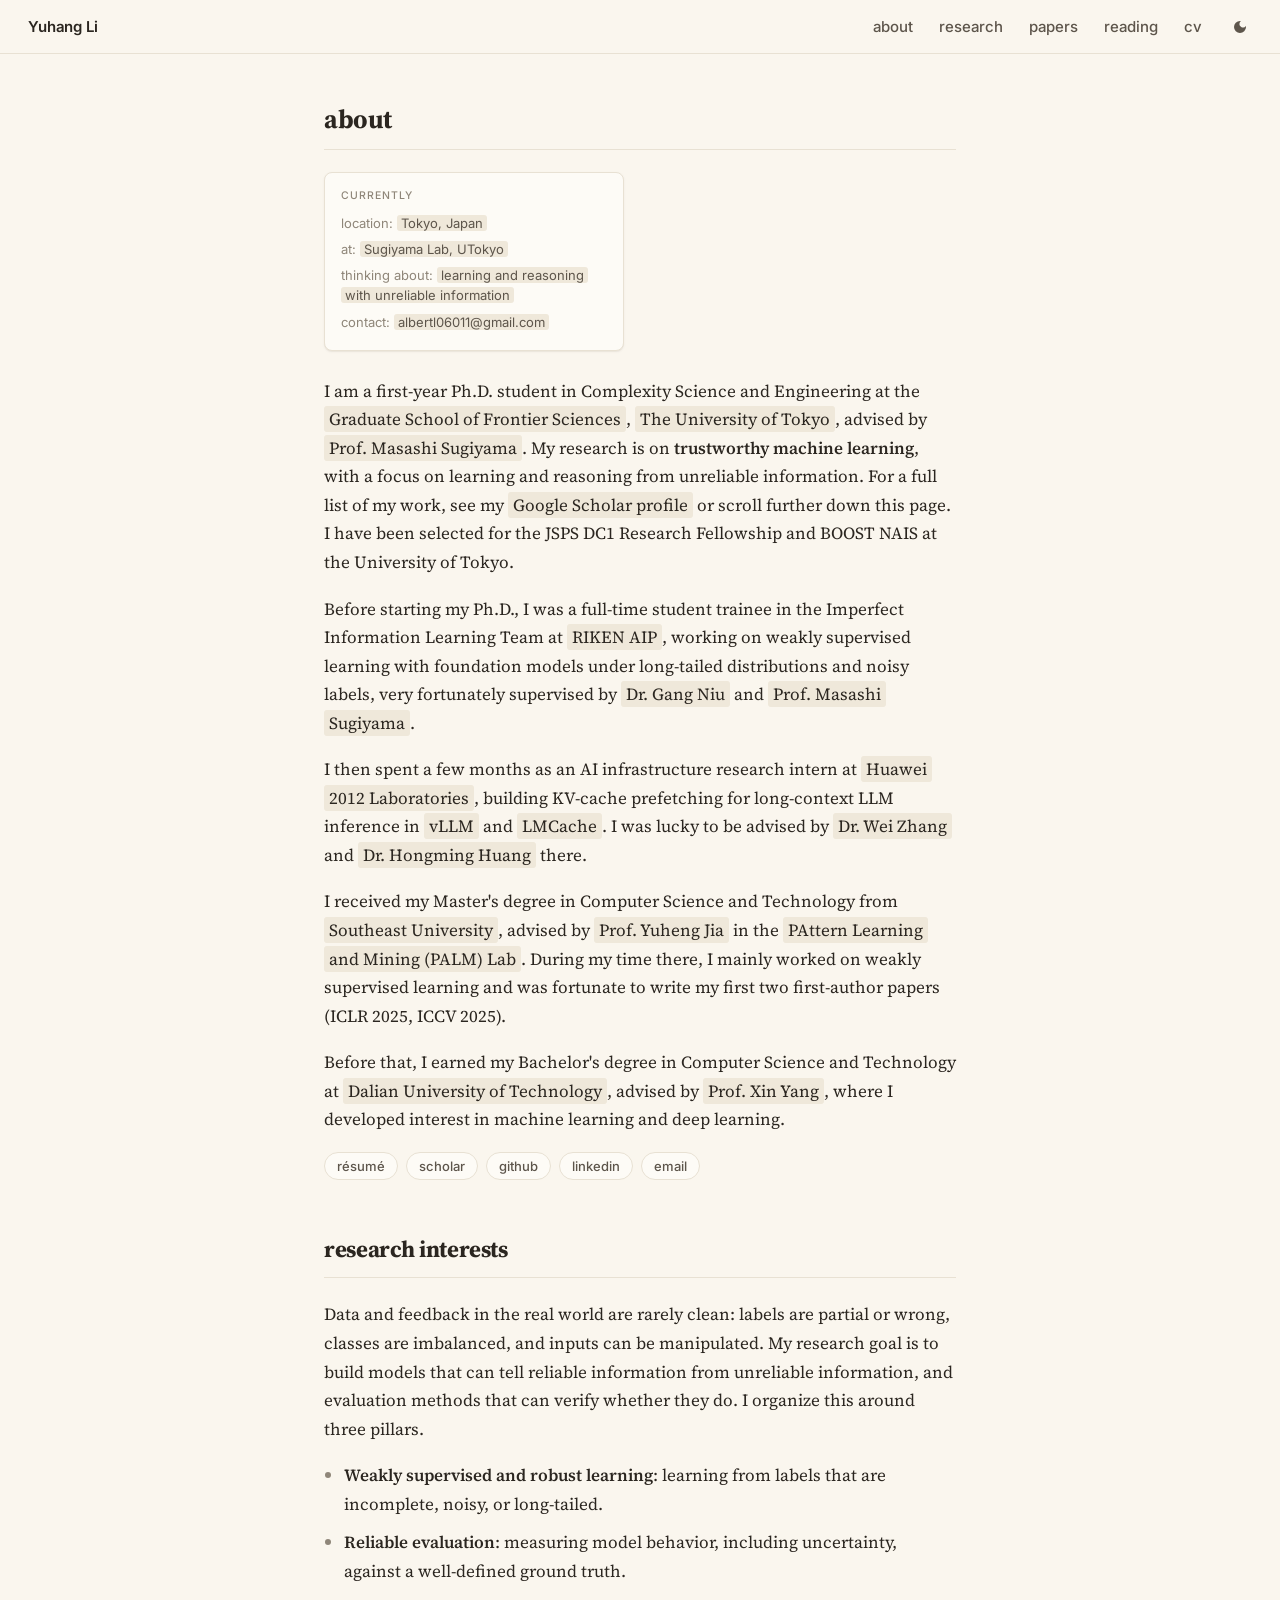
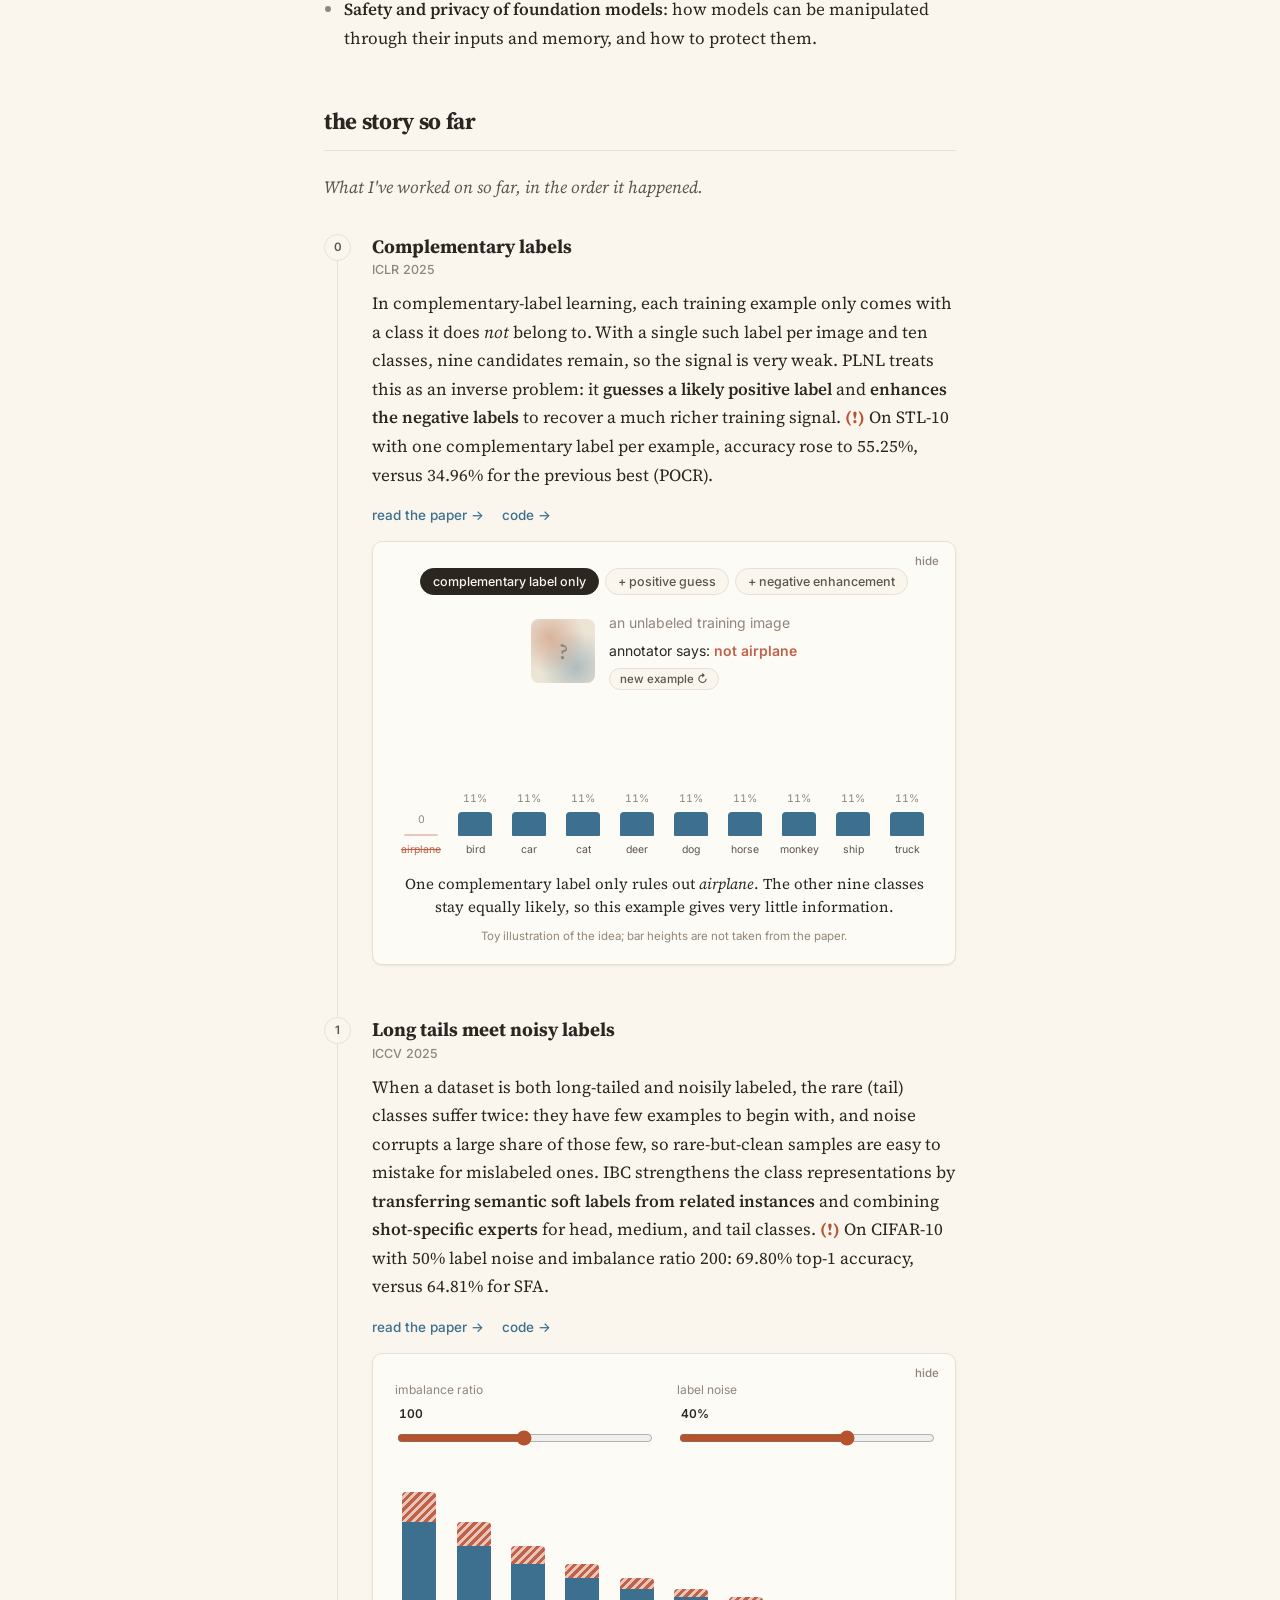
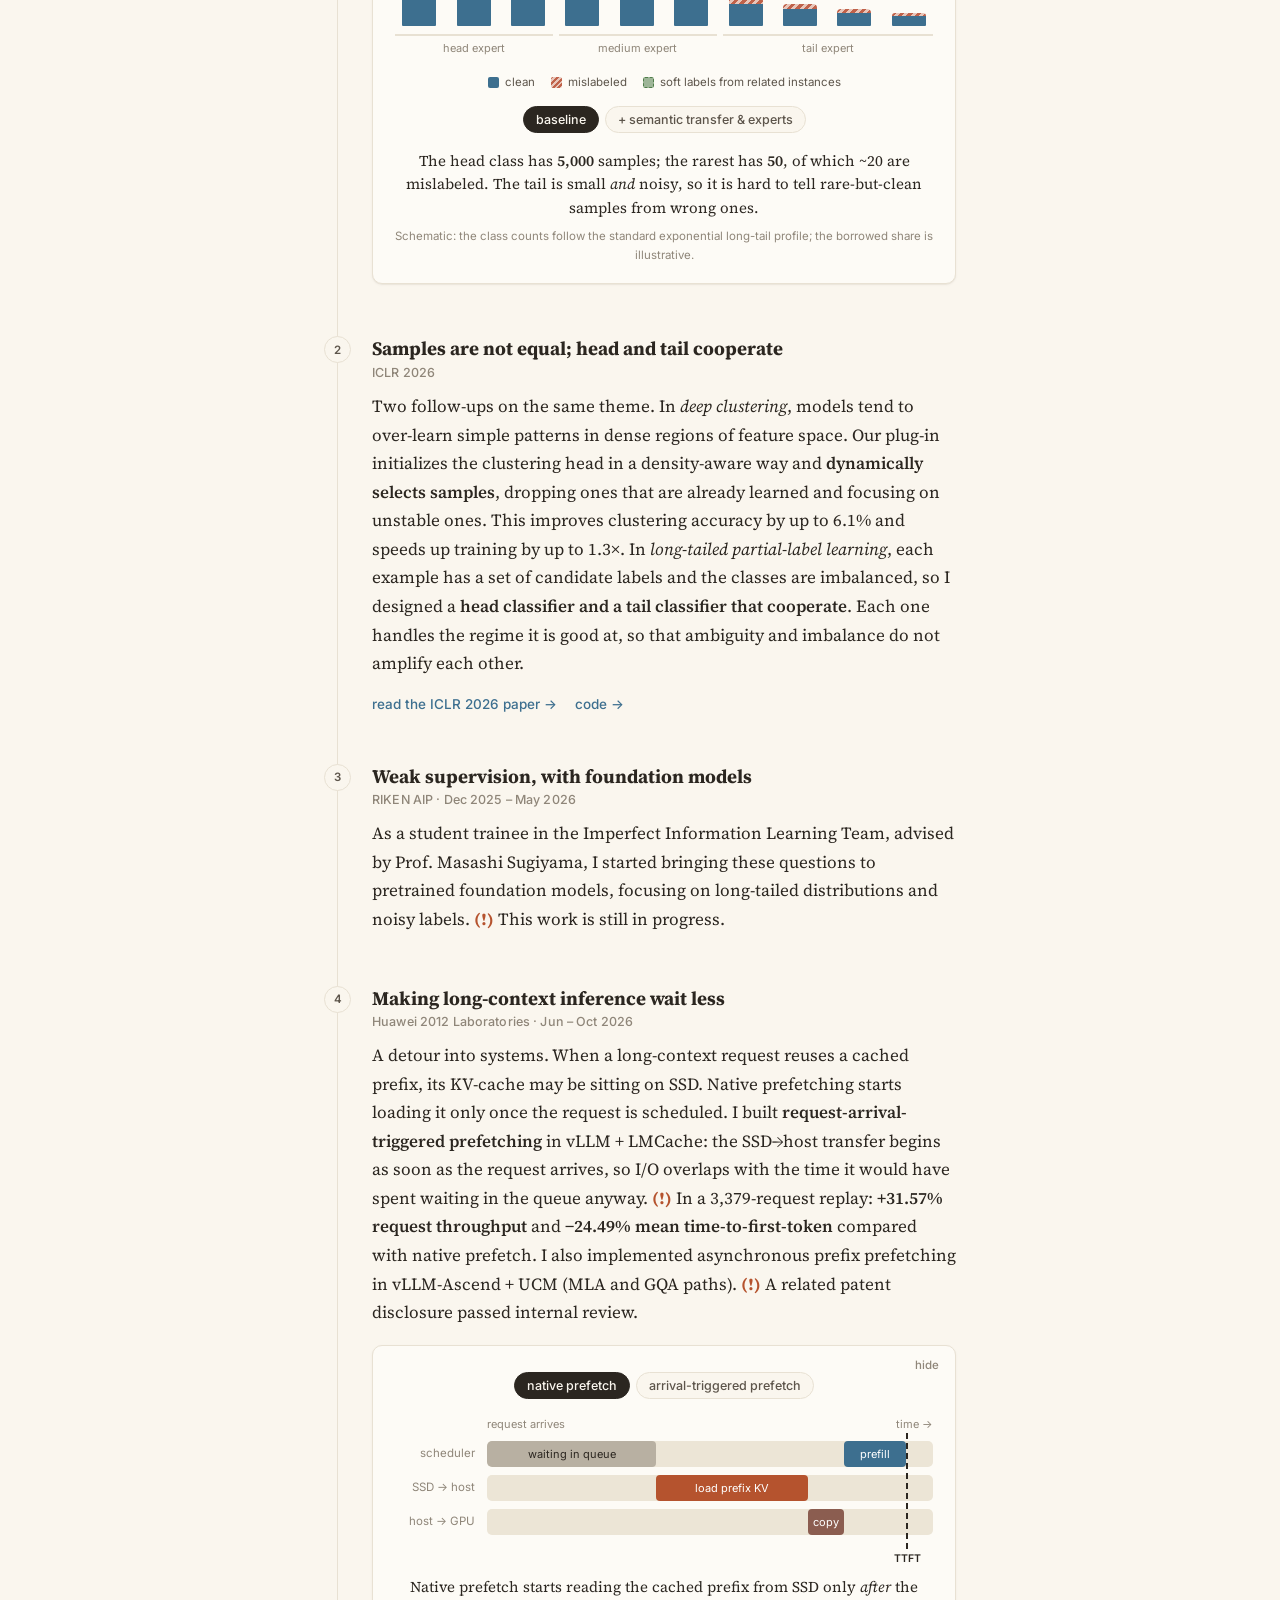
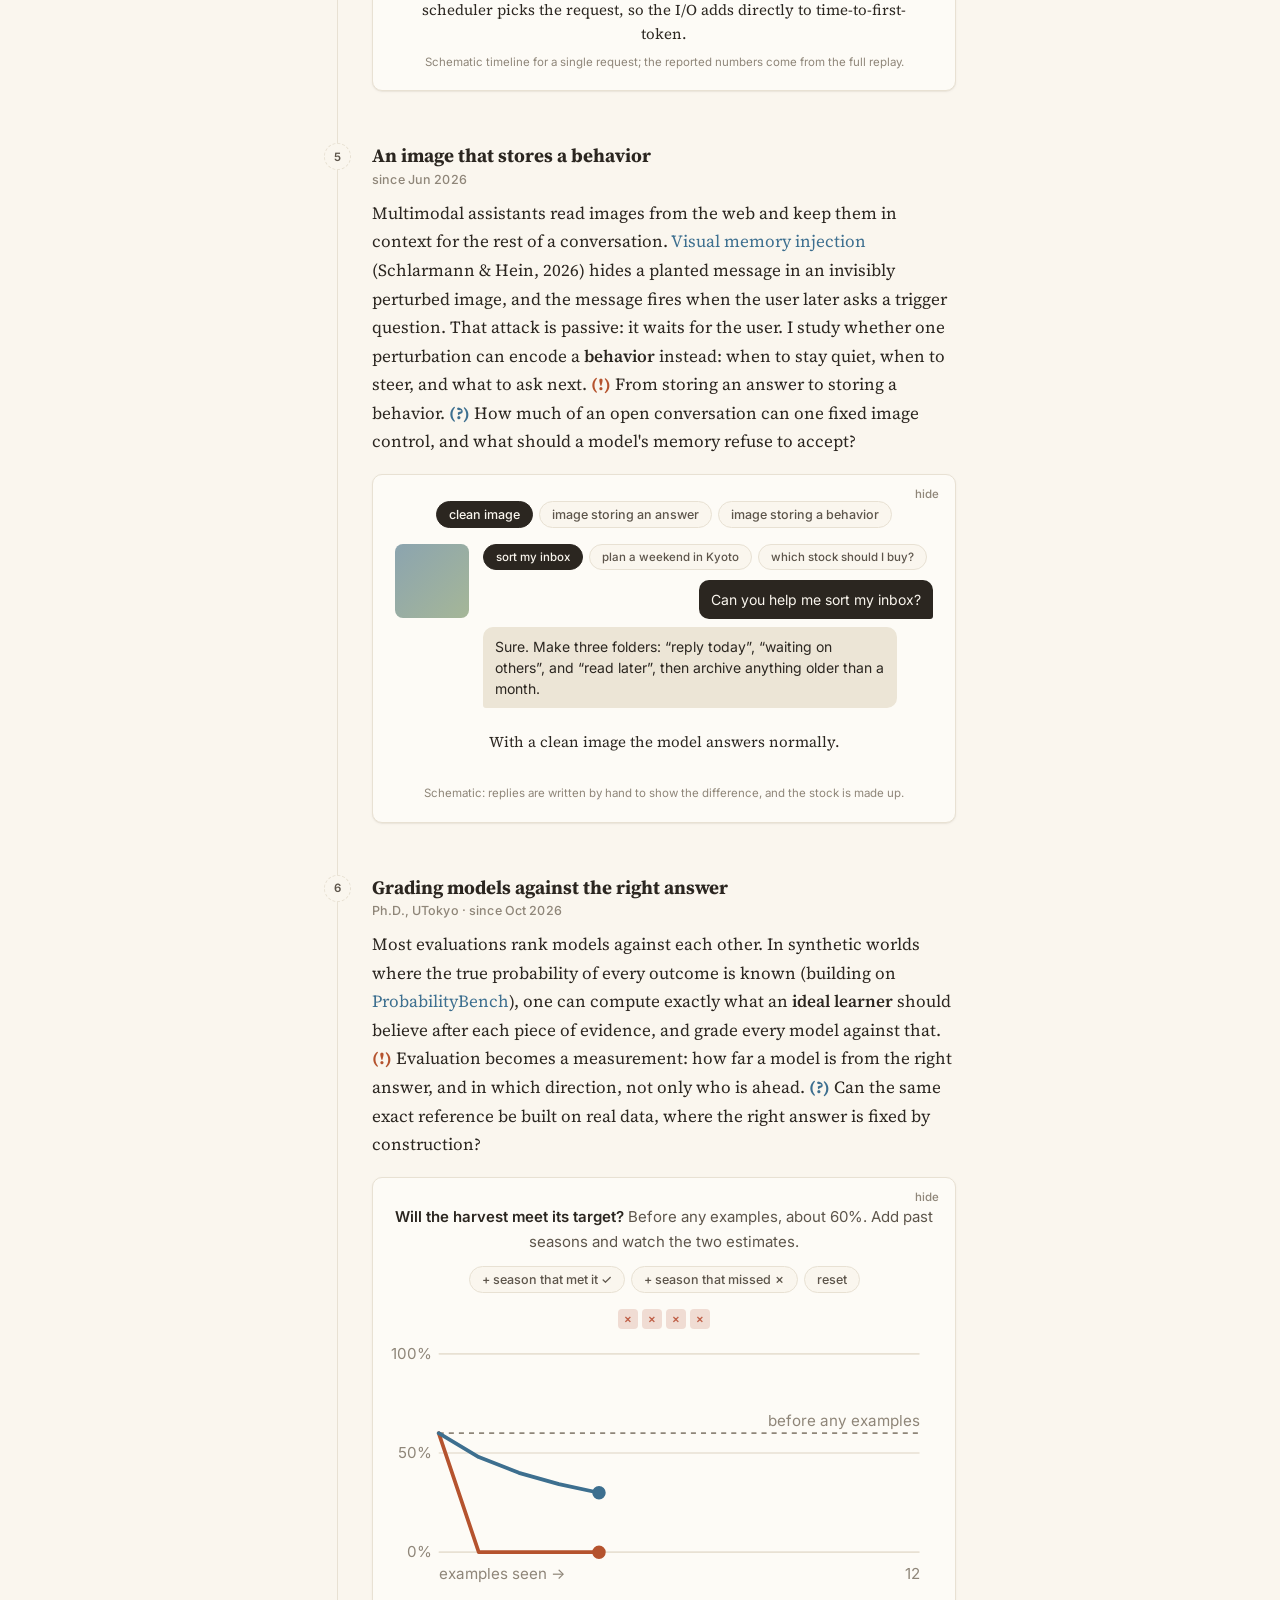
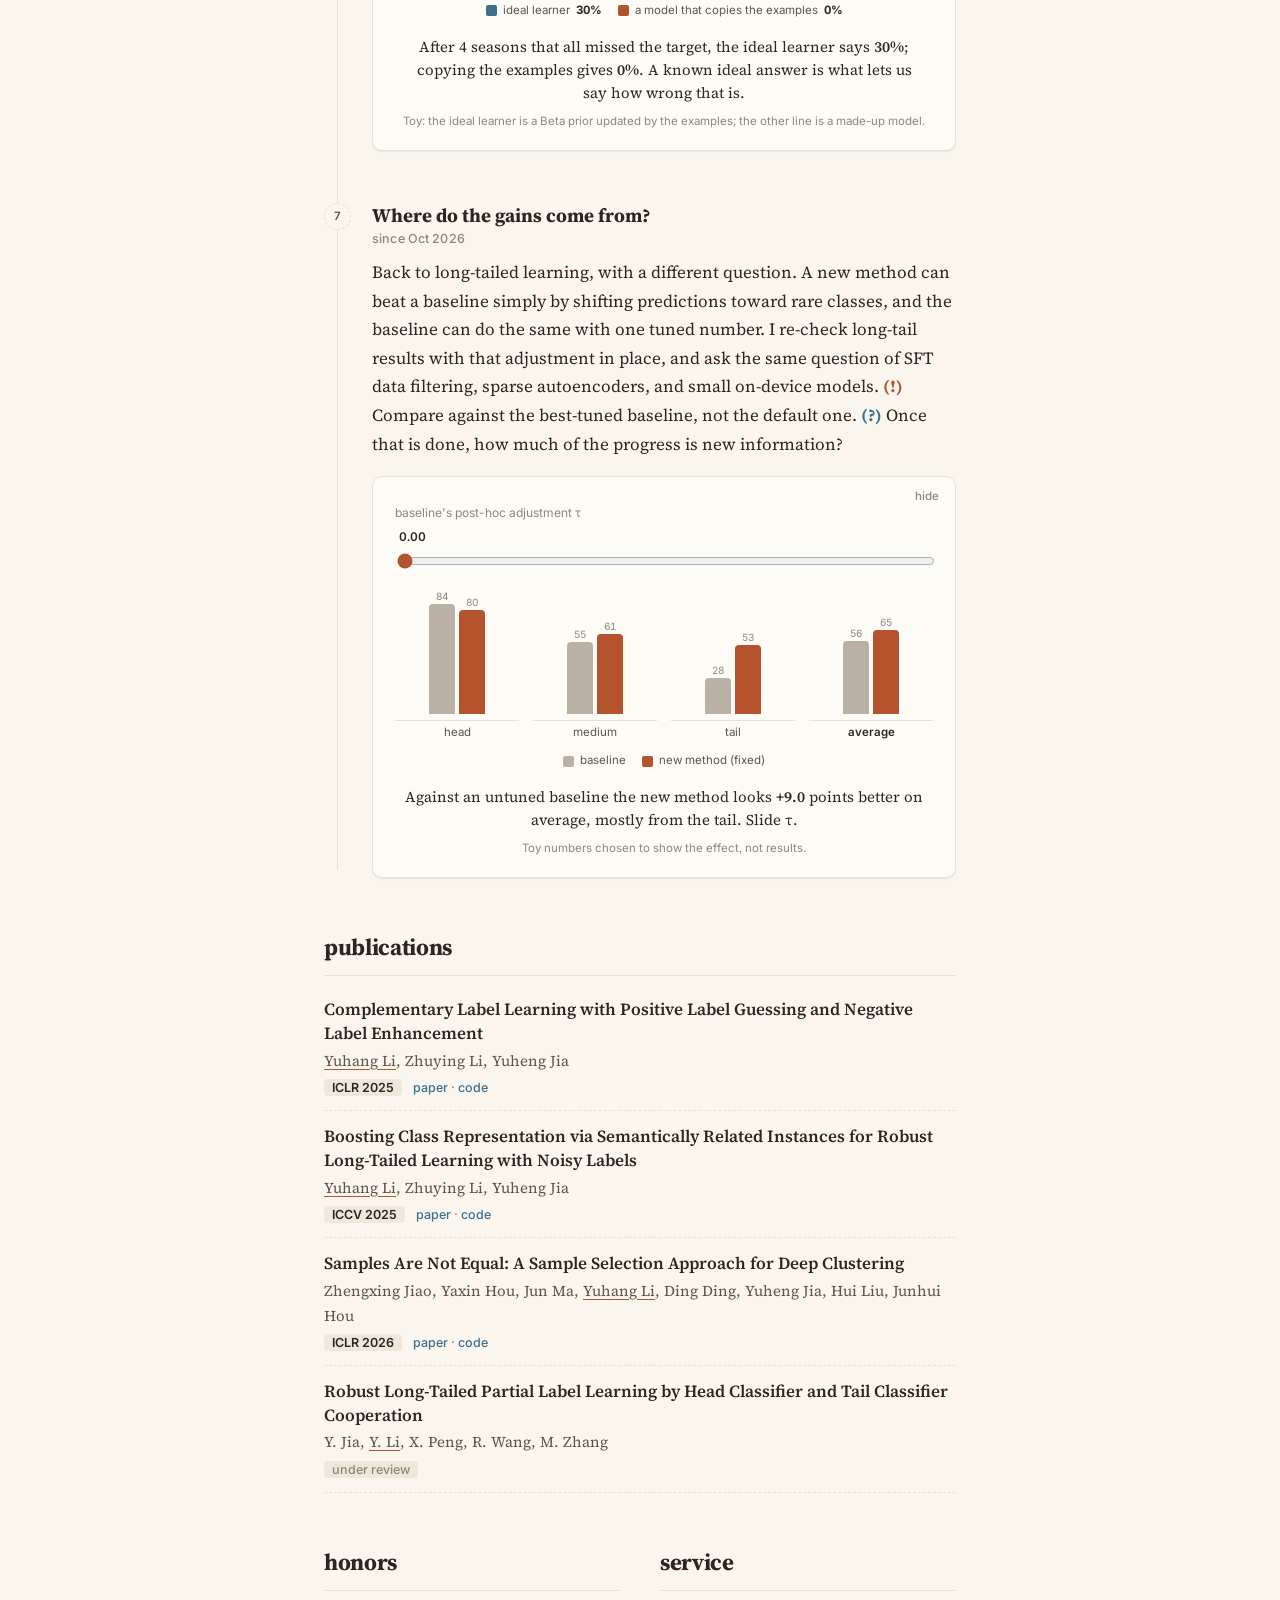
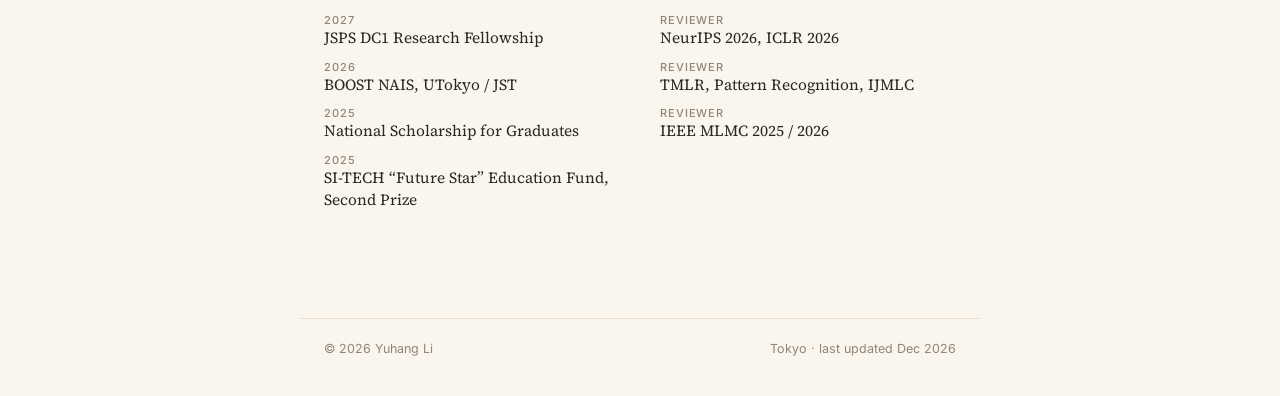
<file: index.html>
<!doctype html>
<html lang="en">
<head>
  <meta charset="utf-8">
  <meta name="viewport" content="width=device-width, initial-scale=1">
  <title>Yuhang Li</title>
  <meta name="description" content="Yuhang Li — Ph.D. student at the University of Tokyo working on trustworthy machine learning: learning and reasoning from unreliable information.">
  <meta property="og:title" content="Yuhang Li">
  <meta property="og:description" content="Ph.D. student at the University of Tokyo · trustworthy machine learning · learning from unreliable information.">
  <link rel="icon" href="data:image/svg+xml,%3Csvg xmlns='http://www.w3.org/2000/svg' viewBox='0 0 32 32'%3E%3Crect width='32' height='32' rx='7' fill='%232f2a24'/%3E%3Ctext x='16' y='22' font-family='Georgia,serif' font-size='17' font-weight='700' text-anchor='middle' fill='%23f7f3ea'%3Eyl%3C/text%3E%3C/svg%3E">
  <link rel="preconnect" href="https://fonts.googleapis.com">
  <link rel="preconnect" href="https://fonts.gstatic.com" crossorigin>
  <link href="https://fonts.googleapis.com/css2?family=Source+Serif+4:ital,opsz,wght@0,8..60,400;0,8..60,600;0,8..60,700;1,8..60,400&family=Inter:wght@400;500;600&display=swap" rel="stylesheet">
  <link rel="stylesheet" href="style.css?v=3">
  <script>
    try { var t = localStorage.getItem('theme'); if (t) document.documentElement.dataset.theme = t; } catch (e) {}
  </script>
</head>
<body>
  <header class="topbar">
    <a class="brand" href="./">Yuhang Li</a>
    <nav>
      <a href="./#about">about</a>
      <a href="./#story">research</a>
      <a class="nav-papers" href="./#publications">papers</a>
      <a href="reading.html">reading</a>
      <a href="https://github.com/yhli-ml/yhli-ml/blob/main/resume/Yuhang_Li_Research_Resume.pdf">cv</a>
      <button class="theme-toggle" id="themeToggle" aria-label="Toggle dark mode" title="Toggle dark mode">
        <svg viewBox="0 0 24 24" width="16" height="16" aria-hidden="true"><path fill="currentColor" d="M12 3a9 9 0 1 0 9 9c0-.46-.04-.92-.1-1.36a5.4 5.4 0 0 1-9.54-4.54A5.4 5.4 0 0 1 13.36 3.1C12.92 3.04 12.46 3 12 3Z"/></svg>
      </button>
    </nav>
  </header>

  <main>
    <!-- ───────────── about ───────────── -->
    <section id="about">
      <h1>about</h1>

      <aside class="card currently">
        <div class="label">currently</div>
        <dl>
          <div><dt>location:</dt> <dd><span class="hl">Tokyo, Japan</span></dd></div>
          <div><dt>at:</dt> <dd><a class="hl" href="https://www.ms.k.u-tokyo.ac.jp/sugi/">Sugiyama Lab, UTokyo</a></dd></div>
          <div><dt>thinking about:</dt> <dd><span class="hl">learning and reasoning with unreliable information</span></dd></div>
          <div><dt>contact:</dt> <dd><a class="hl" href="mailto:albertl06011@gmail.com">albertl06011@gmail.com</a></dd></div>
        </dl>
      </aside>

      <p>
        I am a first-year Ph.D. student in Complexity Science and Engineering at the
        <a class="hl" href="https://www.k.u-tokyo.ac.jp/en/">Graduate School of Frontier Sciences</a>,
        <a class="hl" href="https://www.u-tokyo.ac.jp/en/">The University of Tokyo</a>, advised by
        <a class="hl" href="https://www.ms.k.u-tokyo.ac.jp/sugi/">Prof. Masashi Sugiyama</a>.
        My research is on <strong>trustworthy machine learning</strong>, with a focus on learning and
        reasoning from unreliable information.
        For a full list of my work, see my
        <a class="hl" href="https://scholar.google.com/citations?user=taHXmsoAAAAJ&amp;hl=en">Google Scholar profile</a>
        or scroll further down this page. I have been selected for the JSPS DC1 Research Fellowship and
        BOOST NAIS at the University of Tokyo.
      </p>

      <p>
        Before starting my Ph.D., I was a full-time student trainee in the Imperfect Information Learning Team at
        <a class="hl" href="https://aip.riken.jp/">RIKEN AIP</a>, working on weakly supervised learning with
        foundation models under long-tailed distributions and noisy labels, very fortunately supervised by
        <a class="hl" href="https://niug1984.github.io">Dr. Gang Niu</a> and <a class="hl" href="https://www.ms.k.u-tokyo.ac.jp/sugi/">Prof. Masashi Sugiyama</a>.
      </p>

      <p>
        I then spent a few months as an AI infrastructure
        research intern at <span class="hl">Huawei 2012 Laboratories</span>, building KV-cache prefetching for
        long-context LLM inference in <a class="hl" href="https://github.com/vllm-project/vllm">vLLM</a> and
        <a class="hl" href="https://github.com/LMCache/LMCache">LMCache</a>. I was lucky to be advised by <span class="hl">Dr. Wei Zhang</span> and <span class="hl">Dr. Hongming Huang</span> there.
      </p>

      <p>
        I received my Master's degree in Computer Science and Technology from <a class="hl" href="https://www.seu.edu.cn/">Southeast University</a>,
        advised by <a class="hl" href="https://jyh-learning.github.io">Prof. Yuheng Jia</a> in the <a class="hl" href="https://palm-lab.seu.edu.cn/">PAttern Learning and Mining (PALM) Lab</a>. During my time there, I mainly worked on weakly supervised learning and was fortunate to
        write my first two first-author papers (ICLR 2025, ICCV 2025). 
      </p>

      <p>
        Before that, I earned my Bachelor's degree in Computer Science and Technology at <a class="hl" href="https://www.dlut.edu.cn/">Dalian University of Technology</a>, advised by <a class="hl" href="https://xinyangdut.github.io">Prof. Xin Yang</a>, where I developed interest in machine learning and deep learning.
      </p>

      <div class="links">
        <a class="pill" href="https://github.com/yhli-ml/yhli-ml/blob/main/resume/Yuhang_Li_Research_Resume.pdf">résumé</a>
        <a class="pill" href="https://scholar.google.com/citations?user=taHXmsoAAAAJ&amp;hl=en">scholar</a>
        <a class="pill" href="https://github.com/yhli-ml">github</a>
        <a class="pill" href="https://www.linkedin.com/in/yuhang-li-7782b5361/">linkedin</a>
        <a class="pill" href="mailto:albertl06011@gmail.com">email</a>
      </div>
    </section>

    <!-- ───────────── interests ───────────── -->
    <section id="interests">
      <h2>research interests</h2>
      <p>
        Data and feedback in the real world are rarely clean: labels are partial or wrong, classes are
        imbalanced, and inputs can be manipulated. My research goal is to build models that can tell reliable
        information from unreliable information, and evaluation methods that can verify whether they do.
        I organize this around three pillars.
      </p>
      <ul class="pillars">
        <li><strong>Weakly supervised and robust learning</strong>: learning from labels that are incomplete,
          noisy, or long-tailed.</li>
        <li><strong>Reliable evaluation</strong>: measuring model behavior, including uncertainty, against a
          well-defined ground truth.</li>
        <li><strong>Safety and privacy of foundation models</strong>: how models can be manipulated through
          their inputs and memory, and how to protect them.</li>
      </ul>
    </section>

    <!-- ───────────── story ───────────── -->
    <section id="story">
      <h2>the story so far</h2>
      <p class="lede"><em>What I've worked on so far, in the order it happened.</em></p>

      <ol class="timeline">
        <!-- 0 · PLNL -->
        <li class="step">
          <span class="num">0</span>
          <h3>Complementary labels</h3>
          <p class="venue">ICLR 2025</p>
          <p>
            In complementary-label learning, each training example only comes with a class it does
            <em>not</em> belong to. With a single such label per image and ten classes, nine candidates
            remain, so the signal is very weak. PLNL treats this as an inverse problem: it
            <strong>guesses a likely positive label</strong> and <strong>enhances the negative labels</strong>
            to recover a much richer training signal.
            <span class="mark">(!)</span> On STL-10 with one complementary label per example, accuracy rose to
            55.25%, versus 34.96% for the previous best (POCR).
          </p>
          <p class="actions">
            <a href="https://proceedings.iclr.cc/paper_files/paper/2025/hash/95b6e2ff961580e03c0a662a63a71812-Abstract-Conference.html">read the paper →</a>
            <a href="https://github.com/yhli-ml/PLNL">code →</a>
          </p>

          <figure class="demo" id="demo-cll">
            <button class="hide-btn" type="button">hide</button>
            <div class="demo-body">
              <div class="seg" role="group" aria-label="Supervision mode">
                <button type="button" data-mode="cl" class="on">complementary label only</button>
                <button type="button" data-mode="plg">+ positive guess</button>
                <button type="button" data-mode="nle">+ negative enhancement</button>
              </div>
              <div class="cll-image">
                <div class="thumb" aria-hidden="true">?</div>
                <div class="cll-meta">
                  <div class="small muted">an unlabeled training image</div>
                  <div class="cll-tag">annotator says: <strong>not <span id="cllNot">airplane</span></strong></div>
                  <button type="button" class="ghost" id="cllNew">new example ↻</button>
                </div>
              </div>
              <div class="bars" id="cllBars"></div>
              <figcaption id="cllCap"></figcaption>
              <p class="note">Toy illustration of the idea; bar heights are not taken from the paper.</p>
            </div>
          </figure>
        </li>

        <!-- 1 · IBC -->
        <li class="step">
          <span class="num">1</span>
          <h3>Long tails meet noisy labels</h3>
          <p class="venue">ICCV 2025</p>
          <p>
            When a dataset is both long-tailed and noisily labeled, the rare (tail) classes suffer twice: they have few
            examples to begin with, and noise corrupts a large share of those few, so rare-but-clean samples are easy to
            mistake for mislabeled ones. IBC strengthens the class representations
            by <strong>transferring semantic soft labels from related instances</strong> and combining
            <strong>shot-specific experts</strong> for head, medium, and tail classes.
            <span class="mark">(!)</span> On CIFAR-10 with 50% label noise and imbalance ratio 200: 69.80% top-1 accuracy,
            versus 64.81% for SFA.
          </p>
          <p class="actions">
            <a href="https://openaccess.thecvf.com/content/ICCV2025/html/Li_Boosting_Class_Representation_via_Semantically_Related_Instances_for_Robust_Long-Tailed_ICCV_2025_paper.html">read the paper →</a>
            <a href="https://github.com/yhli-ml/IBC">code →</a>
          </p>

          <figure class="demo" id="demo-lt">
            <button class="hide-btn" type="button">hide</button>
            <div class="demo-body">
              <div class="controls">
                <label>imbalance ratio <output id="ltRatioOut">100</output>
                  <input type="range" id="ltRatio" min="1" max="200" value="100">
                </label>
                <label>label noise <output id="ltNoiseOut">40%</output>
                  <input type="range" id="ltNoise" min="0" max="60" value="40">
                </label>
              </div>
              <div class="lt-chart" id="ltChart" aria-label="Samples per class"></div>
              <div class="lt-experts" id="ltExperts">
                <span data-g="head">head expert</span><span data-g="med">medium expert</span><span data-g="tail">tail expert</span>
              </div>
              <div class="legend">
                <span><i class="sw clean"></i>clean</span>
                <span><i class="sw noisy"></i>mislabeled</span>
                <span><i class="sw borrow"></i>soft labels from related instances</span>
              </div>
              <div class="seg" role="group" aria-label="Method">
                <button type="button" data-on="0" class="on">baseline</button>
                <button type="button" data-on="1">+ semantic transfer &amp; experts</button>
              </div>
              <figcaption id="ltCap"></figcaption>
              <p class="note">Schematic: the class counts follow the standard exponential long-tail profile; the borrowed share is illustrative.</p>
            </div>
          </figure>
        </li>

        <!-- 2 · collaborations -->
        <li class="step">
          <span class="num">2</span>
          <h3>Samples are not equal; head and tail cooperate</h3>
          <p class="venue">ICLR 2026</p>
          <p>
            Two follow-ups on the same theme. In <em>deep clustering</em>, models tend to over-learn simple patterns in
            dense regions of feature space. Our plug-in initializes the clustering head in a density-aware way and
            <strong>dynamically selects samples</strong>, dropping ones that are already learned and focusing on unstable ones.
            This improves clustering accuracy by up to 6.1% and speeds up training by up to 1.3×. In <em>long-tailed partial-label learning</em>,
            each example has a set of candidate labels and the classes are imbalanced, so I designed a
            <strong>head classifier and a tail classifier that cooperate</strong>. Each one handles the regime it is good at,
            so that ambiguity and imbalance do not amplify each other.
          </p>
          <p class="actions">
            <a href="https://proceedings.iclr.cc/paper_files/paper/2026/file/63ef323523f3be8b58ed9277cc747485-Paper-Conference.pdf">read the ICLR 2026 paper →</a>
            <a href="https://github.com/notoaudrey/Samples-Are-Not-Equal">code →</a>
          </p>
        </li>

        <!-- 3 · RIKEN -->
        <li class="step">
          <span class="num">3</span>
          <h3>Weak supervision, with foundation models</h3>
          <p class="venue">RIKEN AIP · Dec 2025 – May 2026</p>
          <p>
            As a student trainee in the Imperfect Information Learning Team, advised by Prof. Masashi Sugiyama,
            I started bringing these questions to pretrained foundation models, focusing on long-tailed
            distributions and noisy labels. <span class="mark">(!)</span> This work is still in progress.
          </p>
        </li>

        <!-- 4 · Huawei -->
        <li class="step">
          <span class="num">4</span>
          <h3>Making long-context inference wait less</h3>
          <p class="venue">Huawei 2012 Laboratories · Jun – Oct 2026</p>
          <p>
            A detour into systems. When a long-context request reuses a cached prefix, its KV-cache may be sitting
            on SSD. Native prefetching starts loading it only once the request is scheduled. I built
            <strong>request-arrival-triggered prefetching</strong> in vLLM + LMCache: the SSD→host transfer begins as soon as
            the request arrives, so I/O overlaps with the time it would have spent waiting in the queue anyway.
            <span class="mark">(!)</span> In a 3,379-request replay: <strong>+31.57% request throughput</strong> and
            <strong>−24.49% mean time-to-first-token</strong> compared with native prefetch. I also implemented
            asynchronous prefix prefetching in vLLM-Ascend + UCM (MLA and GQA paths). <span class="mark">(!)</span> A related patent disclosure
            passed internal review.
          </p>

          <figure class="demo" id="demo-kv">
            <button class="hide-btn" type="button">hide</button>
            <div class="demo-body">
              <div class="seg" role="group" aria-label="Prefetch strategy">
                <button type="button" data-kv="native" class="on">native prefetch</button>
                <button type="button" data-kv="ours">arrival-triggered prefetch</button>
              </div>
              <div class="kv">
                <div class="kv-axis"><span>request arrives</span><span>time →</span></div>
                <div class="kv-row">
                  <div class="kv-label">scheduler</div>
                  <div class="kv-track">
                    <div class="kv-bar queue" id="kvQueue">waiting in queue</div>
                    <div class="kv-bar compute" id="kvPrefill">prefill</div>
                  </div>
                </div>
                <div class="kv-row">
                  <div class="kv-label">SSD → host</div>
                  <div class="kv-track">
                    <div class="kv-bar io" id="kvIO">load prefix KV</div>
                  </div>
                </div>
                <div class="kv-row">
                  <div class="kv-label">host → GPU</div>
                  <div class="kv-track">
                    <div class="kv-bar io2" id="kvH2D">copy</div>
                  </div>
                </div>
                <div class="kv-ttft" id="kvTTFT"><span>TTFT</span></div>
              </div>
              <figcaption id="kvCap"></figcaption>
              <p class="note">Schematic timeline for a single request; the reported numbers come from the full replay.</p>
            </div>
          </figure>
        </li>

        <!-- 5 · visual memory injection -->
        <li class="step future">
          <span class="num">5</span>
          <h3>An image that stores a behavior</h3>
          <p class="venue">since Jun 2026</p>
          <p>
            Multimodal assistants read images from the web and keep them in context for the rest of a conversation.
            <a href="https://arxiv.org/abs/2602.15927">Visual memory injection</a> (Schlarmann &amp; Hein, 2026) hides
            a planted message in an invisibly perturbed image, and the message fires when the user later asks a trigger
            question. That attack is passive: it waits for the user. I study whether one perturbation can encode a
            <strong>behavior</strong> instead: when to stay quiet, when to steer, and what to ask next.
            <span class="mark">(!)</span> From storing an answer to storing a behavior.
            <span class="mark q">(?)</span> How much of an open conversation can one fixed image control, and what
            should a model's memory refuse to accept?
          </p>

          <figure class="demo" id="demo-vmi">
            <button class="hide-btn" type="button">hide</button>
            <div class="demo-body">
              <div class="seg" id="vmiImg" role="group" aria-label="Image in context">
                <button type="button" data-img="clean" class="on">clean image</button>
                <button type="button" data-img="answer">image storing an answer</button>
                <button type="button" data-img="behavior">image storing a behavior</button>
              </div>
              <div class="chat">
                <div class="chat-img" id="vmiThumb" aria-hidden="true"></div>
                <div class="chat-col">
                  <div class="seg chat-asks" id="vmiAsk" role="group" aria-label="What the user asks">
                    <button type="button" data-q="0" class="on">sort my inbox</button>
                    <button type="button" data-q="1">plan a weekend in Kyoto</button>
                    <button type="button" data-q="2">which stock should I buy?</button>
                  </div>
                  <div class="bubble user" id="vmiUser"></div>
                  <div class="bubble bot" id="vmiBot"></div>
                </div>
              </div>
              <figcaption id="vmiCap"></figcaption>
              <p class="note">Schematic: replies are written by hand to show the difference, and the stock is made up.</p>
            </div>
          </figure>
        </li>

        <!-- 6 · evaluation with known answers -->
        <li class="step future">
          <span class="num">6</span>
          <h3>Grading models against the right answer</h3>
          <p class="venue">Ph.D., UTokyo · since Oct 2026</p>
          <p>
            Most evaluations rank models against each other. In synthetic worlds where the true probability of every
            outcome is known (building on <a href="https://arxiv.org/abs/2610.17016">ProbabilityBench</a>), one can
            compute exactly what an <strong>ideal learner</strong> should believe after each piece of evidence, and
            grade every model against that.
            <span class="mark">(!)</span> Evaluation becomes a measurement: how far a model is from the right answer,
            and in which direction, not only who is ahead.
            <span class="mark q">(?)</span> Can the same exact reference be built on real data, where the right answer
            is fixed by construction?
          </p>

          <figure class="demo" id="demo-ev">
            <button class="hide-btn" type="button">hide</button>
            <div class="demo-body">
              <p class="ev-q"><strong>Will the harvest meet its target?</strong> Before any examples, about 60%.
                Add past seasons and watch the two estimates.</p>
              <div class="seg" role="group" aria-label="Add an example">
                <button type="button" id="evHit">+ season that met it ✓</button>
                <button type="button" id="evMiss">+ season that missed ✗</button>
                <button type="button" id="evReset">reset</button>
              </div>
              <div class="ev-chips" id="evChips"></div>
              <svg class="ev-chart" id="evChart" viewBox="0 0 320 150" role="img" aria-label="Estimates after each example"></svg>
              <div class="legend">
                <span><i class="sw ev-ideal"></i>ideal learner <b id="evIdealOut"></b></span>
                <span><i class="sw ev-model"></i>a model that copies the examples <b id="evModelOut"></b></span>
              </div>
              <figcaption id="evCap"></figcaption>
              <p class="note">Toy: the ideal learner is a Beta prior updated by the examples; the other line is a made-up model.</p>
            </div>
          </figure>
        </li>

        <!-- 7 · where gains come from -->
        <li class="step future">
          <span class="num">7</span>
          <h3>Where do the gains come from?</h3>
          <p class="venue">since Oct 2026</p>
          <p>
            Back to long-tailed learning, with a different question. A new method can beat a baseline simply by
            shifting predictions toward rare classes, and the baseline can do the same with one tuned number.
            I re-check long-tail results with that adjustment in place, and ask the same question of SFT data
            filtering, sparse autoencoders, and small on-device models.
            <span class="mark">(!)</span> Compare against the best-tuned baseline, not the default one.
            <span class="mark q">(?)</span> Once that is done, how much of the progress is new information?
          </p>

          <figure class="demo" id="demo-gain">
            <button class="hide-btn" type="button">hide</button>
            <div class="demo-body">
              <div class="controls one">
                <label>baseline's post-hoc adjustment τ <output id="gTauOut">0.0</output>
                  <input type="range" id="gTau" min="0" max="2" step="0.05" value="0">
                </label>
              </div>
              <div class="gain" id="gChart"></div>
              <div class="legend">
                <span><i class="sw g-base"></i>baseline</span>
                <span><i class="sw g-new"></i>new method (fixed)</span>
              </div>
              <figcaption id="gCap"></figcaption>
              <p class="note">Toy numbers chosen to show the effect, not results.</p>
            </div>
          </figure>
        </li>
      </ol>
    </section>

    <!-- ───────────── publications ───────────── -->
    <section id="publications">
      <h2>publications</h2>
      <ul class="pubs">
        <li>
          <div class="pub-title">Complementary Label Learning with Positive Label Guessing and Negative Label Enhancement</div>
          <div class="pub-authors"><u>Yuhang Li</u>, Zhuying Li, Yuheng Jia</div>
          <div class="pub-venue"><span class="tag">ICLR 2025</span>
            <a href="https://proceedings.iclr.cc/paper_files/paper/2025/hash/95b6e2ff961580e03c0a662a63a71812-Abstract-Conference.html">paper</a> ·
            <a href="https://github.com/yhli-ml/PLNL">code</a></div>
        </li>
        <li>
          <div class="pub-title">Boosting Class Representation via Semantically Related Instances for Robust Long-Tailed Learning with Noisy Labels</div>
          <div class="pub-authors"><u>Yuhang Li</u>, Zhuying Li, Yuheng Jia</div>
          <div class="pub-venue"><span class="tag">ICCV 2025</span>
            <a href="https://openaccess.thecvf.com/content/ICCV2025/html/Li_Boosting_Class_Representation_via_Semantically_Related_Instances_for_Robust_Long-Tailed_ICCV_2025_paper.html">paper</a> ·
            <a href="https://github.com/yhli-ml/IBC">code</a></div>
        </li>
        <li>
          <div class="pub-title">Samples Are Not Equal: A Sample Selection Approach for Deep Clustering</div>
          <div class="pub-authors">Zhengxing Jiao, Yaxin Hou, Jun Ma, <u>Yuhang Li</u>, Ding Ding, Yuheng Jia, Hui Liu, Junhui Hou</div>
          <div class="pub-venue"><span class="tag">ICLR 2026</span>
            <a href="https://proceedings.iclr.cc/paper_files/paper/2026/file/63ef323523f3be8b58ed9277cc747485-Paper-Conference.pdf">paper</a> ·
            <a href="https://github.com/notoaudrey/Samples-Are-Not-Equal">code</a></div>
        </li>
        <li>
          <div class="pub-title">Robust Long-Tailed Partial Label Learning by Head Classifier and Tail Classifier Cooperation</div>
          <div class="pub-authors">Y. Jia, <u>Y. Li</u>, X. Peng, R. Wang, M. Zhang</div>
          <div class="pub-venue"><span class="tag muted-tag">under review</span></div>
        </li>
      </ul>
    </section>

    <!-- ───────────── honors & service ───────────── -->
    <section id="misc" class="two-col">
      <div>
        <h2>honors</h2>
        <ul class="plain">
          <li><span class="yr">2027</span> JSPS DC1 Research Fellowship</li>
          <li><span class="yr">2026</span> BOOST NAIS, UTokyo / JST</li>
          <li><span class="yr">2025</span> National Scholarship for Graduates</li>
          <li><span class="yr">2025</span> SI-TECH “Future Star” Education Fund, Second Prize</li>
        </ul>
      </div>
      <div>
        <h2>service</h2>
        <ul class="plain">
          <li><span class="yr">reviewer</span> NeurIPS 2026, ICLR 2026</li>
          <li><span class="yr">reviewer</span> TMLR, Pattern Recognition, IJMLC</li>
          <li><span class="yr">reviewer</span> IEEE MLMC 2025 / 2026</li>
        </ul>
      </div>
    </section>
  </main>

  <footer>
    <span>© <span id="year">2026</span> Yuhang Li</span>
    <span>Tokyo · last updated <span id="updated">Nov 2026</span></span>
  </footer>

  <script src="script.js?v=3"></script>
</body>
</html>
</file>
<file: style.css>
/* ─────────────── tokens ─────────────── */
:root {
  --bg: #faf6ee;
  --surface: #fdfbf6;
  --ink: #2b2620;
  --ink-2: #5d554b;
  --muted: #8f8679;
  --rule: #e8e1d3;
  --hl: #efe8da;
  --hl-hover: #e5dac4;
  --accent: #b5532e;     /* terracotta */
  --accent-2: #3d6f8f;   /* slate blue */
  --good: #4f7d4a;
  --bad: #c0624a;
  --bar-bg: #ece5d6;
  --shadow: 0 1px 0 rgba(60, 45, 20, .04), 0 1px 3px rgba(60, 45, 20, .05);
  --serif: "Source Serif 4", Georgia, "Times New Roman", serif;
  --sans: Inter, -apple-system, BlinkMacSystemFont, "Segoe UI", sans-serif;
  color-scheme: light;
}
@media (prefers-color-scheme: dark) {
  :root:not([data-theme="light"]) {
    --bg: #1b1916; --surface: #23201c; --ink: #ece6da; --ink-2: #c3bbad; --muted: #8e877b;
    --rule: #36322b; --hl: #2f2b25; --hl-hover: #3b362e; --accent: #e08a62; --accent-2: #7fb0d0;
    --good: #8cbc84; --bad: #e08a72; --bar-bg: #312d27; --shadow: none; color-scheme: dark;
  }
}
:root[data-theme="dark"] {
  --bg: #1b1916; --surface: #23201c; --ink: #ece6da; --ink-2: #c3bbad; --muted: #8e877b;
  --rule: #36322b; --hl: #2f2b25; --hl-hover: #3b362e; --accent: #e08a62; --accent-2: #7fb0d0;
  --good: #8cbc84; --bad: #e08a72; --bar-bg: #312d27; --shadow: none; color-scheme: dark;
}

/* ─────────────── base ─────────────── */
* { box-sizing: border-box; }
html { scroll-behavior: smooth; scroll-padding-top: 72px; -webkit-text-size-adjust: 100%; }
body {
  margin: 0; background: var(--bg); color: var(--ink);
  font: 17px/1.68 var(--serif); font-optical-sizing: auto;
  -webkit-font-smoothing: antialiased; transition: background .25s, color .25s;
}
a { color: inherit; text-decoration: none; }
p a:not(.hl), .actions a, .pub-venue a { color: var(--accent-2); }
p a:not(.hl):hover, .actions a:hover, .pub-venue a:hover { text-decoration: underline; text-underline-offset: 3px; }
strong { font-weight: 600; }
.hl {
  background: var(--hl); padding: 1px 5px; border-radius: 3px;
  box-decoration-break: clone; -webkit-box-decoration-break: clone; transition: background .15s;
}
a.hl:hover { background: var(--hl-hover); }
.muted { color: var(--muted); }
.small { font-size: 14px; }

/* ─────────────── top bar ─────────────── */
.topbar {
  position: sticky; top: 0; z-index: 10;
  display: flex; align-items: center; justify-content: space-between;
  padding: 14px 28px; background: color-mix(in srgb, var(--bg) 88%, transparent);
  backdrop-filter: saturate(1.2) blur(8px); -webkit-backdrop-filter: saturate(1.2) blur(8px);
  border-bottom: 1px solid var(--rule); font-family: var(--sans);
}
.brand { font-weight: 600; font-size: 15px; letter-spacing: -.01em; }
.topbar nav { display: flex; align-items: center; gap: 26px; font-size: 15px; font-weight: 500; }
.topbar nav a { color: var(--ink-2); transition: color .15s; }
.topbar nav a:hover { color: var(--ink); }
.theme-toggle {
  border: 0; background: none; color: var(--ink-2); cursor: pointer; padding: 4px; border-radius: 6px;
  display: grid; place-items: center;
}
.theme-toggle:hover { color: var(--ink); background: var(--hl); }

/* ─────────────── layout ─────────────── */
main { max-width: 680px; margin: 0 auto; padding: 32px 24px 40px; }
section { margin-bottom: 56px; }
h1, h2 {
  font-weight: 700; letter-spacing: -.015em; line-height: 1.2;
  padding-bottom: 14px; border-bottom: 1px solid var(--rule); margin: 0 0 22px;
}
h1 { font-size: 26px; margin-top: 18px; }
h2 { font-size: 23px; }
h3 { font-size: 19px; margin: 0; line-height: 1.3; }
p { margin: 0 0 18px; }

/* ─────────────── cards ─────────────── */
.card {
  background: var(--surface); border: 1px solid var(--rule); border-radius: 8px;
  box-shadow: var(--shadow); font-family: var(--sans);
}
.currently { padding: 14px 16px 12px; max-width: 300px; margin-bottom: 26px; font-size: 13px; }
.label {
  font-size: 10.5px; letter-spacing: .1em; text-transform: uppercase; color: var(--muted);
  font-weight: 500; margin-bottom: 8px;
}
.currently dl { margin: 0; }
.currently dl > div { margin-bottom: 6px; line-height: 1.55; }
.currently dt { display: inline; color: var(--muted); }
.currently dd { display: inline; margin: 0; color: var(--ink-2); }
.currently .hl { padding: 0 4px; }

.links { display: flex; flex-wrap: wrap; gap: 8px; margin-top: 6px; }
.pill {
  font: 500 13px var(--sans); padding: 5px 12px; border-radius: 999px;
  border: 1px solid var(--rule); background: var(--surface); color: var(--ink-2);
  transition: border-color .15s, color .15s, transform .15s;
}
.pill:hover { border-color: var(--accent); color: var(--accent); transform: translateY(-1px); }

/* ─────────────── interests ─────────────── */
.pillars { padding-left: 20px; margin: 0; }
.pillars li { margin-bottom: 10px; }
.pillars li::marker { color: var(--muted); }

/* ─────────────── timeline ─────────────── */
.lede { color: var(--ink-2); }
.timeline { list-style: none; padding: 0; margin: 32px 0 0; position: relative; }
.timeline::before {
  content: ""; position: absolute; left: 13px; top: 8px; bottom: 8px; width: 1px; background: var(--rule);
}
.step { position: relative; padding-left: 48px; margin-bottom: 52px; }
.step:last-child { margin-bottom: 0; }
.num {
  position: absolute; left: 0; top: 0; width: 27px; height: 27px; border-radius: 50%;
  display: grid; place-items: center; background: var(--bg); border: 1px solid var(--rule);
  font: 600 11.5px var(--sans); color: var(--ink-2);
}
.step.future .num { border-style: dashed; }
.venue { font: 500 12.5px var(--sans); color: var(--muted); margin: 4px 0 12px; letter-spacing: .01em; }
.mark { font-weight: 700; color: var(--accent); }
.mark.q { color: var(--accent-2); }
.actions { display: flex; gap: 18px; font: 500 13.5px var(--sans); }

/* ─────────────── demo figure ─────────────── */
.demo {
  position: relative; margin: 8px 0 0; padding: 26px 22px 18px;
  background: var(--surface); border: 1px solid var(--rule); border-radius: 10px; box-shadow: var(--shadow);
  font-family: var(--sans); font-size: 13px; color: var(--ink-2);
}
.demo.collapsed { padding: 12px 22px; }
.demo.collapsed .demo-body { display: none; }
.demo.collapsed::before { content: "interactive figure"; color: var(--muted); font-size: 12px; }
.hide-btn {
  position: absolute; top: 10px; right: 12px; border: 0; background: none; cursor: pointer;
  font: 500 11.5px var(--sans); color: var(--muted); padding: 2px 4px;
}
.hide-btn:hover { color: var(--ink); }
.demo figcaption {
  margin-top: 14px; font: 15px/1.55 var(--serif); color: var(--ink); text-align: center;
  min-height: 3.1em; max-width: 520px; margin-left: auto; margin-right: auto;
}
.note { font-size: 11.5px; color: var(--muted); text-align: center; margin: 8px 0 0; }

.seg { display: flex; flex-wrap: wrap; justify-content: center; gap: 6px; margin-bottom: 16px; }
.seg button, .ghost {
  font: 500 12.5px var(--sans); color: var(--ink-2); background: var(--bg);
  border: 1px solid var(--rule); border-radius: 999px; padding: 5px 12px; cursor: pointer;
  transition: background .15s, color .15s, border-color .15s;
}
.seg button:hover, .ghost:hover { border-color: var(--muted); color: var(--ink); }
.seg button.on { background: var(--ink); color: var(--bg); border-color: var(--ink); }
.seg button:focus-visible, .ghost:focus-visible, .hide-btn:focus-visible, .theme-toggle:focus-visible {
  outline: 2px solid var(--accent-2); outline-offset: 2px;
}

/* complementary-label demo */
.cll-image { display: flex; align-items: center; gap: 14px; justify-content: center; margin-bottom: 18px; }
.thumb {
  width: 64px; height: 64px; border-radius: 8px; flex: none;
  background:
    radial-gradient(circle at 30% 30%, color-mix(in srgb, var(--accent) 35%, transparent), transparent 55%),
    radial-gradient(circle at 70% 75%, color-mix(in srgb, var(--accent-2) 35%, transparent), transparent 55%),
    var(--bar-bg);
  display: grid; place-items: center; font: 600 22px var(--serif); color: var(--muted);
}
.cll-meta { display: flex; flex-direction: column; gap: 4px; align-items: flex-start; }
.cll-tag { font-size: 14px; color: var(--ink); }
.cll-tag strong { color: var(--bad); }
.ghost { padding: 3px 10px; font-size: 11.5px; margin-top: 2px; }

.bars { display: grid; grid-template-columns: repeat(10, 1fr); gap: 6px; align-items: end; height: 150px; padding: 0 2px; }
.bar { display: flex; flex-direction: column; align-items: center; justify-content: flex-end; height: 100%; gap: 5px; min-width: 0; }
.bar .fill {
  width: 100%; max-width: 34px; border-radius: 4px 4px 1px 1px; background: var(--accent-2);
  transition: height .45s cubic-bezier(.3,.7,.2,1), background .3s, opacity .3s; min-height: 2px;
}
.bar .p { font-size: 10.5px; color: var(--muted); font-variant-numeric: tabular-nums; }
.bar .name { font-size: 10.5px; color: var(--ink-2); white-space: nowrap; overflow: hidden; text-overflow: ellipsis; max-width: 100%; }
.bar.neg .fill { background: var(--bad); opacity: .35; }
.bar.neg .name { text-decoration: line-through; color: var(--bad); }
.bar.enh .fill { background: var(--bad); opacity: .18; }
.bar.enh .name { text-decoration: line-through; color: var(--muted); }
.bar.guess .fill { background: var(--accent); }
.bar.guess .name { color: var(--accent); font-weight: 600; }

/* long-tail demo */
.controls { display: grid; grid-template-columns: 1fr 1fr; gap: 10px 26px; margin-bottom: 18px; }
.controls label { display: flex; flex-direction: column; gap: 4px; font-size: 12px; color: var(--muted); }
.controls output { color: var(--ink); font-weight: 600; font-variant-numeric: tabular-nums; margin-left: 4px; }
input[type="range"] { width: 100%; accent-color: var(--accent); }
.lt-chart { display: grid; grid-template-columns: repeat(10, 1fr); gap: 6px; height: 160px; align-items: end; }
.lt-col { display: flex; flex-direction: column-reverse; height: 100%; justify-content: flex-start; align-items: center; }
.lt-col .seg-clean, .lt-col .seg-noisy, .lt-col .seg-borrow {
  width: 100%; max-width: 34px; transition: height .45s cubic-bezier(.3,.7,.2,1);
}
.seg-clean { background: var(--accent-2); border-radius: 0 0 1px 1px; }
.seg-noisy {
  background: repeating-linear-gradient(135deg, var(--bad) 0 3px, color-mix(in srgb, var(--bad) 35%, transparent) 3px 6px);
}
.seg-borrow {
  background: color-mix(in srgb, var(--good) 55%, transparent);
  border: 1px dashed var(--good); border-bottom: 0; border-radius: 4px 4px 0 0;
}
.lt-col .top { border-radius: 4px 4px 0 0; }
.lt-experts { display: grid; grid-template-columns: 3fr 3fr 4fr; gap: 6px; margin-top: 8px; text-align: center; }
.lt-experts span {
  font-size: 11px; padding: 3px 0; border-top: 2px solid var(--rule); color: var(--muted);
  transition: border-color .3s, color .3s;
}
.lt-experts.on span[data-g="head"] { border-color: var(--accent-2); color: var(--accent-2); }
.lt-experts.on span[data-g="med"]  { border-color: var(--accent); color: var(--accent); }
.lt-experts.on span[data-g="tail"] { border-color: var(--good); color: var(--good); }
.legend { display: flex; flex-wrap: wrap; justify-content: center; gap: 6px 16px; margin: 12px 0 14px; font-size: 11.5px; }
.legend span { display: inline-flex; align-items: center; gap: 6px; }
.sw { width: 11px; height: 11px; border-radius: 2px; display: inline-block; }
.sw.clean { background: var(--accent-2); }
.sw.noisy { background: repeating-linear-gradient(135deg, var(--bad) 0 2px, color-mix(in srgb, var(--bad) 35%, transparent) 2px 4px); }
.sw.borrow { background: color-mix(in srgb, var(--good) 55%, transparent); border: 1px dashed var(--good); }

/* kv-cache demo */
.kv { position: relative; padding: 0 0 6px; margin-bottom: 26px; }
.kv-axis { display: flex; justify-content: space-between; margin: 0 0 8px 92px; font-size: 11px; color: var(--muted); }
.kv-row { display: flex; align-items: center; gap: 12px; margin-bottom: 8px; }
.kv-label { width: 80px; flex: none; font-size: 11.5px; color: var(--muted); text-align: right; }
.kv-track { position: relative; flex: 1; height: 26px; background: var(--bar-bg); border-radius: 5px; overflow: hidden; }
.kv-bar {
  position: absolute; top: 0; bottom: 0; display: flex; align-items: center; justify-content: center;
  font-size: 11px; color: #fff; white-space: nowrap; overflow: hidden; border-radius: 4px;
  transition: left .6s cubic-bezier(.3,.7,.2,1), width .6s cubic-bezier(.3,.7,.2,1);
}
.kv-bar.queue { background: color-mix(in srgb, var(--muted) 55%, transparent); color: var(--ink); }
.kv-bar.compute { background: var(--accent-2); }
.kv-bar.io { background: var(--accent); }
.kv-bar.io2 { background: color-mix(in srgb, var(--accent) 65%, var(--accent-2)); }
.kv-ttft {
  position: absolute; top: 18px; bottom: 0; width: 0; border-left: 2px dashed var(--ink);
  transition: left .6s cubic-bezier(.3,.7,.2,1);
}
.kv-ttft span {
  position: absolute; bottom: -18px; left: -14px; font-size: 10.5px; font-weight: 600; color: var(--ink);
}

/* ─────────────── publications ─────────────── */
.pubs { list-style: none; padding: 0; margin: 0; }
.pubs li { padding: 14px 0; border-bottom: 1px dashed var(--rule); }
.pubs li:first-child { padding-top: 0; }
.pub-title { font-weight: 600; line-height: 1.4; }
.pub-authors { color: var(--ink-2); font-size: 15px; margin-top: 2px; }
.pub-authors u { text-decoration-color: var(--accent); text-underline-offset: 3px; }
.pub-venue { font: 500 12.5px var(--sans); margin-top: 6px; color: var(--muted); }
.tag {
  display: inline-block; padding: 1px 8px; border-radius: 4px; margin-right: 8px;
  background: var(--hl); color: var(--ink); font-weight: 600;
}
.tag.muted-tag { color: var(--muted); font-weight: 500; }

/* ─────────────── demo: image steering ─────────────── */
.chat { display: flex; gap: 14px; align-items: flex-start; }
.chat-img {
  flex: none; width: 74px; height: 74px; border-radius: 8px; position: relative; overflow: hidden;
  background: linear-gradient(135deg, color-mix(in srgb, var(--accent-2) 55%, var(--bar-bg)), color-mix(in srgb, var(--good) 45%, var(--bar-bg)));
}
.chat-img::after {
  content: ""; position: absolute; inset: 0; opacity: 0; transition: opacity .3s;
  background: repeating-linear-gradient(45deg, color-mix(in srgb, var(--accent) 35%, transparent) 0 1px, transparent 1px 4px);
}
.chat-img.armed::after { opacity: .55; }
.chat-col { flex: 1; min-width: 0; }
.chat-asks { justify-content: flex-start; margin-bottom: 10px; }
.chat-asks button { font-size: 11.5px; }
.bubble { font: 14px/1.5 var(--sans); padding: 9px 12px; border-radius: 10px; margin-bottom: 8px; max-width: 92%; }
.bubble.user { background: var(--ink); color: var(--bg); margin-left: auto; width: fit-content; border-bottom-right-radius: 3px; }
.bubble.bot { background: var(--bar-bg); color: var(--ink); border-bottom-left-radius: 3px; min-height: 3em; }
.bubble mark { background: color-mix(in srgb, var(--accent) 22%, transparent); color: var(--ink); padding: 0 2px; border-radius: 3px; }

/* ─────────────── demo: ideal learner ─────────────── */
.ev-q { font-size: 15px; text-align: center; margin: 0 0 12px; color: var(--ink-2); }
.ev-q strong { color: var(--ink); }
.ev-chips { display: flex; flex-wrap: wrap; justify-content: center; gap: 4px; min-height: 22px; margin-bottom: 6px; }
.ev-chips i { font: 600 11px/20px var(--sans); font-style: normal; width: 20px; height: 20px; border-radius: 4px; text-align: center; }
.ev-chips i.hit { background: color-mix(in srgb, var(--good) 22%, transparent); color: var(--good); }
.ev-chips i.miss { background: color-mix(in srgb, var(--bad) 20%, transparent); color: var(--bad); }
.ev-chips i.new { animation: pop .25s ease-out; }
@keyframes pop { from { transform: scale(.4); opacity: 0; } to { transform: none; opacity: 1; } }
.ev-chart { display: block; width: 100%; height: auto; overflow: visible; }
.ev-chart .grid { stroke: var(--rule); stroke-width: 1; }
.ev-chart .prior { stroke: var(--muted); stroke-dasharray: 3 3; stroke-width: 1; }
.ev-chart text { font: 9px var(--sans); fill: var(--muted); }
.ev-chart .ln { fill: none; stroke-width: 2.2; stroke-linejoin: round; stroke-linecap: round; }
.ev-chart .ideal { stroke: var(--accent-2); } .ev-chart circle.ideal { fill: var(--accent-2); }
.ev-chart .model { stroke: var(--accent); }  .ev-chart circle.model { fill: var(--accent); }
.sw.ev-ideal { background: var(--accent-2); } .sw.ev-model { background: var(--accent); }
.legend b { font-variant-numeric: tabular-nums; color: var(--ink); }

/* ─────────────── demo: where gains come from ─────────────── */
.controls.one { grid-template-columns: 1fr; }
.gain { display: grid; grid-template-columns: repeat(4, 1fr); gap: 14px; height: 150px; align-items: end; }
.g-grp { display: flex; flex-direction: column; height: 100%; }
.g-bars { flex: 1; display: flex; gap: 4px; align-items: flex-end; justify-content: center; }
.g-bar { width: 38%; max-width: 26px; border-radius: 4px 4px 0 0; position: relative; transition: height .2s; }
.g-bar span { position: absolute; bottom: 100%; left: 50%; transform: translateX(-50%); font: 10px var(--sans); color: var(--muted); padding-bottom: 2px; font-variant-numeric: tabular-nums; }
.g-bar.base { background: color-mix(in srgb, var(--muted) 55%, var(--bar-bg)); }
.g-bar.new { background: var(--accent); }
.g-name { font: 11.5px var(--sans); color: var(--ink-2); text-align: center; margin-top: 6px; border-top: 1px solid var(--rule); padding-top: 4px; }
.g-grp.avg .g-name { font-weight: 600; color: var(--ink); }
.sw.g-base { background: color-mix(in srgb, var(--muted) 55%, var(--bar-bg)); } .sw.g-new { background: var(--accent); }

/* ─────────────── honors & service ─────────────── */
.two-col { display: grid; grid-template-columns: 1fr 1fr; gap: 0 40px; }
.plain { list-style: none; padding: 0; margin: 0; font-size: 15.5px; }
.plain li { margin-bottom: 10px; line-height: 1.45; }
.yr { display: block; font: 500 11px var(--sans); color: var(--muted); text-transform: uppercase; letter-spacing: .08em; }

/* ─────────────── footer ─────────────── */
footer {
  max-width: 680px; margin: 0 auto; padding: 22px 24px 40px; border-top: 1px solid var(--rule);
  display: flex; justify-content: space-between; flex-wrap: wrap; gap: 8px;
  font: 12.5px var(--sans); color: var(--muted);
}

/* ─────────────── reading page ─────────────── */
.topbar nav a[aria-current="page"] { color: var(--ink); }
.reading h1 { margin-bottom: 16px; }
.search {
  width: 100%; font: 15px var(--sans); color: var(--ink); background: var(--surface);
  border: 1px solid var(--rule); border-radius: 8px; padding: 11px 14px; margin: 4px 0 16px;
  -webkit-appearance: none; appearance: none;
}
.search::placeholder { color: var(--muted); }
.search:focus { outline: 2px solid color-mix(in srgb, var(--accent-2) 50%, transparent); outline-offset: 0; }
.r-top { display: grid; grid-template-columns: 220px 1fr; gap: 12px; margin-bottom: 12px; }
.r-stats { padding: 14px 16px; font-size: 13px; line-height: 1.75; }
.r-stats span:not(.muted) { color: var(--ink); font-variant-numeric: tabular-nums; }
.r-filter { padding: 14px 16px; display: flex; flex-direction: column; align-items: flex-start; }
.chips { display: flex; flex-wrap: wrap; gap: 6px; margin-bottom: 10px; }
.chips button {
  font: 500 12.5px var(--sans); color: var(--ink-2); background: var(--bg);
  border: 1px solid var(--rule); border-radius: 999px; padding: 4px 12px; cursor: pointer;
}
.chips button:hover { border-color: var(--muted); color: var(--ink); }
.chips button.on { background: var(--ink); color: var(--bg); border-color: var(--ink); }
.r-filter .ghost { margin-top: auto; }

.r-heat { padding: 14px 16px 12px; margin-bottom: 26px; }
.r-heat-head { display: flex; justify-content: space-between; align-items: baseline; gap: 10px; flex-wrap: wrap; margin-bottom: 8px; }
.r-heat-head .label { margin: 0; }
.r-heat-head .small { font-size: 12px; }
.heat-scroll { overflow-x: auto; scrollbar-width: thin; }
.heat {
  display: grid; grid-template-columns: repeat(53, 9px); grid-template-rows: 14px repeat(7, 9px);
  gap: 3px; width: max-content; font-size: 10px; color: var(--muted);
}
.heat span { grid-row: 1; white-space: nowrap; line-height: 1; }
.heat i { display: block; border-radius: 2px; background: var(--bar-bg); }
.heat i.future { background: none; border: 1px solid var(--rule); }
.heat i.l1 { background: color-mix(in srgb, var(--accent-2) 60%, var(--bar-bg)); }
.heat i.l2 { background: color-mix(in srgb, var(--accent-2) 75%, var(--bar-bg)); }
.heat i.l3 { background: var(--accent-2); }

.r-list { display: flex; flex-direction: column; gap: 8px; }
.r-item { background: var(--surface); border: 1px solid var(--rule); border-radius: 8px; box-shadow: var(--shadow); }
.r-item summary {
  display: flex; align-items: baseline; gap: 12px; padding: 12px 14px; cursor: pointer; list-style: none;
}
.r-item summary::-webkit-details-marker { display: none; }
.r-item summary:focus-visible { outline: 2px solid var(--accent-2); outline-offset: -2px; border-radius: 8px; }
.r-title { flex: 1; font-weight: 600; line-height: 1.4; }
.r-date { font: 12px var(--sans); color: var(--muted); white-space: nowrap; }
.r-plus { position: relative; width: 11px; height: 11px; flex: none; align-self: center; }
.r-plus::before, .r-plus::after {
  content: ""; position: absolute; left: 0; right: 0; top: 5px; height: 1.5px; background: var(--accent-2);
  transition: transform .2s;
}
.r-plus::after { transform: rotate(90deg); }
.r-item[open] .r-plus::after { transform: rotate(0); }
.r-body { margin: 0 14px; padding: 12px 0 4px; border-top: 1px solid var(--rule); font-size: 16px; }
.r-body p, .r-body ul, .r-body ol, .r-body blockquote, .r-body pre { margin: 0 0 12px; }
.r-body ul, .r-body ol { padding-left: 22px; }
.r-body blockquote { border-left: 3px solid var(--rule); padding-left: 12px; color: var(--ink-2); }
.r-body code { font-size: .88em; background: var(--hl); padding: 1px 4px; border-radius: 3px; }
.r-body pre { background: var(--hl); padding: 10px 12px; border-radius: 6px; overflow-x: auto; }
.r-body pre code { background: none; padding: 0; }
.r-body a { color: var(--accent-2); }
.r-body img { max-width: 100%; border-radius: 6px; }
.r-meta { display: flex; flex-wrap: wrap; align-items: baseline; gap: 4px 12px; font: 13px var(--sans); color: var(--ink-2); }
.r-meta a { color: var(--accent-2); }
.r-anchor { margin-left: auto; color: var(--muted) !important; }
.r-empty { text-align: center; color: var(--muted); font-style: italic; padding: 20px 0; }

@media (max-width: 640px) {
  .r-top { grid-template-columns: 1fr; }
  .r-item summary { flex-wrap: wrap; row-gap: 2px; }
  .r-date { order: 3; width: 100%; }
}

/* ─────────────── responsive ─────────────── */
@media (max-width: 640px) {
  body { font-size: 16.5px; }
  .topbar { padding: 12px 16px; }
  .topbar nav { gap: 14px; font-size: 14px; }
  main { padding: 20px 16px 32px; }
  footer { padding: 20px 16px 32px; }
  .currently { max-width: none; }
  .step { padding-left: 40px; }
  .demo { padding: 26px 12px 14px; margin-left: -40px; }
  .bars, .lt-chart { gap: 3px; }
  .bar .name { font-size: 9px; }
  .controls { grid-template-columns: 1fr; }
  .two-col { grid-template-columns: 1fr; }
  .kv-label { width: 62px; font-size: 10.5px; }
  .kv-axis { margin-left: 74px; }
  .chat-img { width: 44px; height: 44px; }
  .gain { gap: 6px; }
}
@media (max-width: 440px) {
  .brand { font-size: 14px; white-space: nowrap; }
  .topbar nav { gap: 12px; }
  .nav-papers { display: none; }
}
@media (prefers-reduced-motion: reduce) {
  * { transition: none !important; scroll-behavior: auto !important; }
}
</file>
